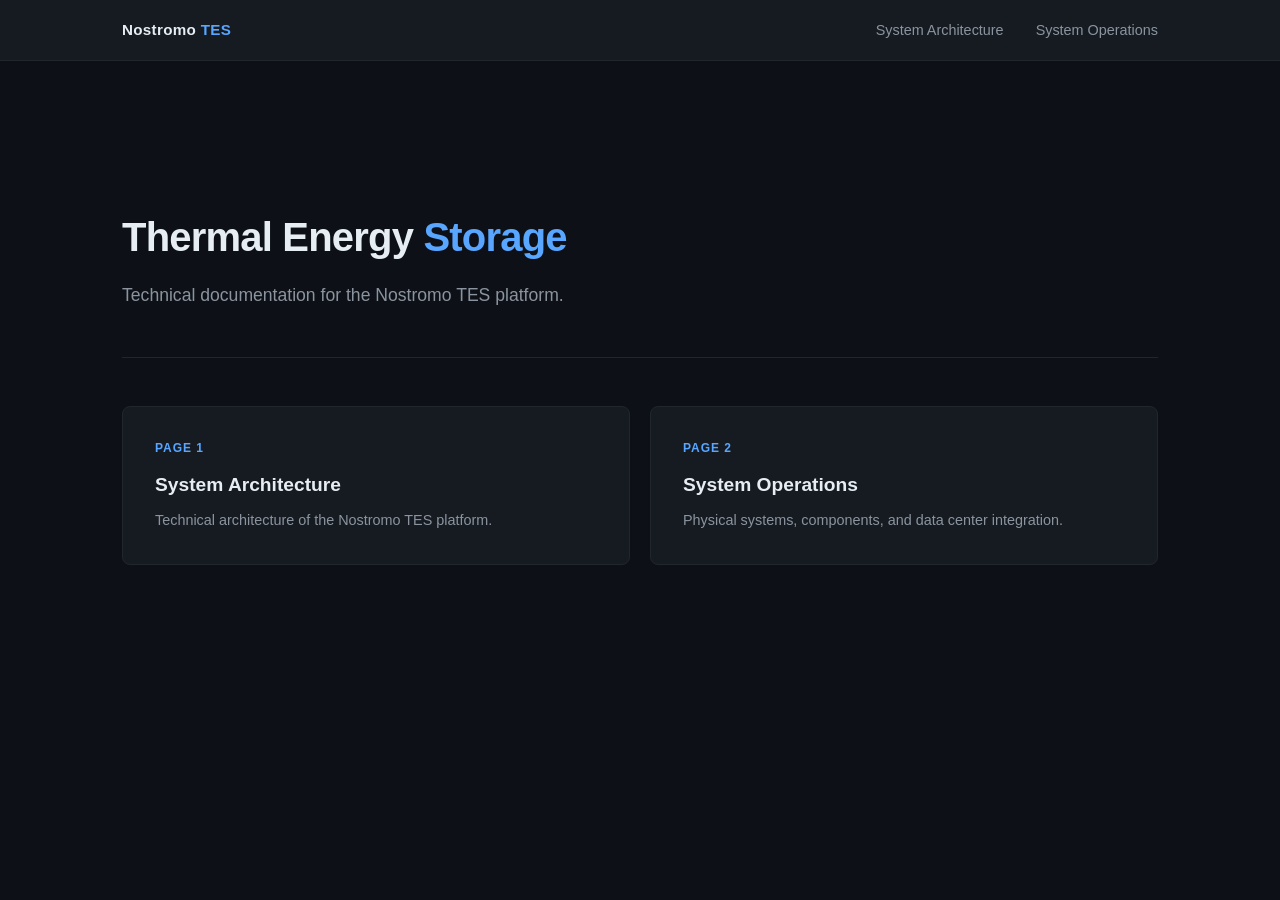
<file: index.html>
<!DOCTYPE html>
<html lang="en">
<head>
  <meta charset="UTF-8">
  <meta name="viewport" content="width=device-width, initial-scale=1.0">
  <title>Nostromo Thermal Energy Storage</title>
  <link rel="stylesheet" href="styles.css">
</head>
<body>
  <header>
    <nav>
      <a class="nav-brand" href="index.html">Nostromo <span>TES</span></a>
      <ul class="nav-links">
        <li><a href="architecture.html">System Architecture</a></li>
        <li><a href="operations.html">System Operations</a></li>
      </ul>
    </nav>
  </header>

  <main>
    <div class="hero">
      <h1>Thermal Energy <span>Storage</span></h1>
      <p>Technical documentation for the Nostromo TES platform.</p>
    </div>

    <div class="cards">
      <a class="card" href="architecture.html">
        <div class="card-label">Page 1</div>
        <h2>System Architecture</h2>
        <p>Technical architecture of the Nostromo TES platform.</p>
      </a>
      <a class="card" href="operations.html">
        <div class="card-label">Page 2</div>
        <h2>System Operations</h2>
        <p>Physical systems, components, and data center integration.</p>
      </a>
    </div>
  </main>
</body>
</html>
</file>
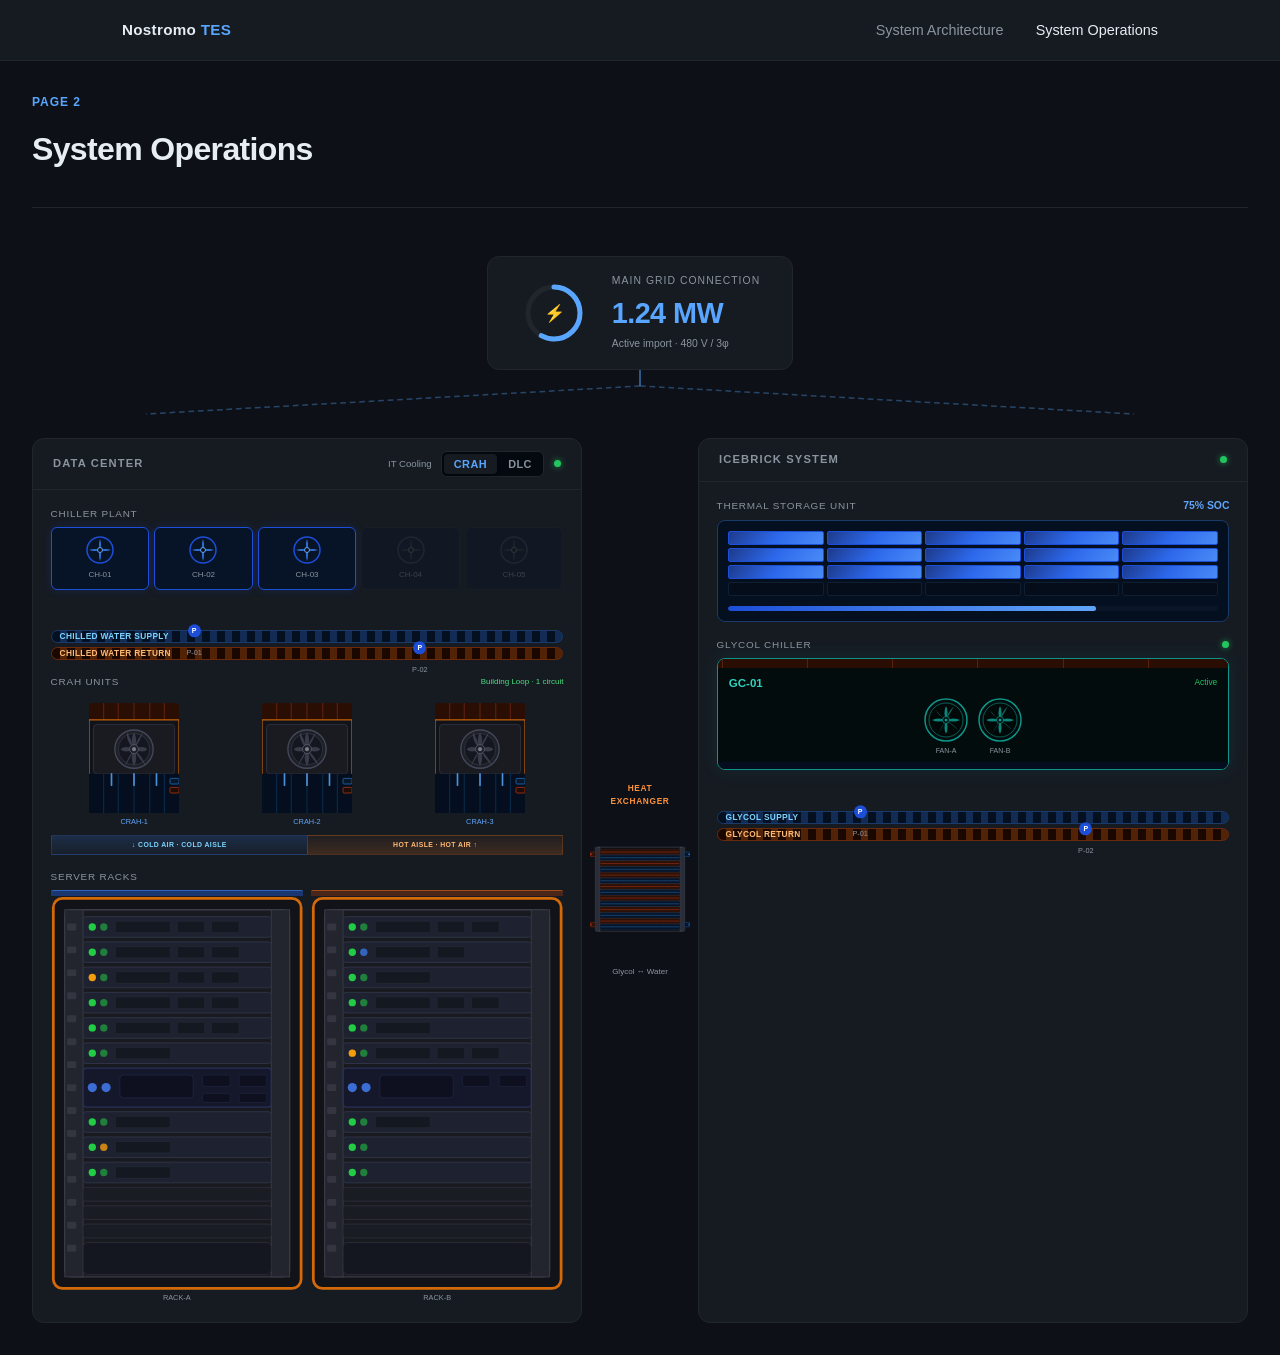
<file: operations.html>
<!DOCTYPE html>
<html lang="en">
<head>
  <meta charset="UTF-8">
  <meta name="viewport" content="width=device-width, initial-scale=1.0">
  <title>System Operations – Nostromo TES</title>
  <link rel="stylesheet" href="styles.css">
  <style>
    main { max-width: 1280px; padding: 2rem; }
    .ops-page { display: flex; flex-direction: column; gap: 1.5rem; }

    /* grid meter */
    .grid-section { display: flex; flex-direction: column; align-items: center; }
    .grid-meter-card { background: var(--surface); border: 1px solid var(--border); border-radius: 12px; padding: 1rem 2rem; display: flex; align-items: center; gap: 1.5rem; }
    .meter-title { font-size: 0.65rem; text-transform: uppercase; letter-spacing: 0.1em; color: var(--text-muted); }
    .meter-value { font-size: 1.8rem; font-weight: 700; color: var(--accent); letter-spacing: -0.02em; font-variant-numeric: tabular-nums; }
    .meter-sub { font-size: 0.65rem; color: var(--text-muted); }
    .wire-svg { width: 100%; max-width: 1280px; height: 44px; display: block; overflow: visible; }

    /* layout */
    .systems-row { display: grid; grid-template-columns: 1fr 116px 1fr; align-items: stretch; }
    .sys-panel { background: var(--surface); border: 1px solid var(--border); border-radius: 12px; overflow: visible; display: flex; flex-direction: column; }
    .sys-panel-header { padding: 0.75rem 1.25rem; border-bottom: 1px solid var(--border); border-radius: 12px 12px 0 0; font-size: 0.7rem; font-weight: 700; text-transform: uppercase; letter-spacing: 0.1em; color: var(--text-muted); display: flex; align-items: center; justify-content: space-between; gap: 0.75rem; }
    .sys-panel-body { padding: 1rem 1.1rem; display: flex; flex-direction: column; gap: 0.9rem; flex: 1; }
    .comp-head { display: flex; align-items: center; justify-content: space-between; margin-bottom: 0.35rem; }
    .comp-title { font-size: 0.62rem; text-transform: uppercase; letter-spacing: 0.08em; color: var(--text-muted); }

    /* dot */
    .dot { width: 7px; height: 7px; border-radius: 50%; flex-shrink: 0; }
    .dot.on { background: #22c55e; box-shadow: 0 0 6px rgba(34,197,94,0.7); animation: dot-pulse 2s ease-in-out infinite; }
    .dot.off { background: #374151; }
    @keyframes dot-pulse { 0%,100% { box-shadow: 0 0 5px rgba(34,197,94,0.5); } 50% { box-shadow: 0 0 12px rgba(34,197,94,1); } }

    /* pipes */
    .pipes { display: flex; flex-direction: column; gap: 4px; position: relative; z-index: 0; }
    .pipe { height: 13px; border-radius: 7px; display: flex; align-items: center; position: relative; overflow: hidden; }
    .pipe-tag { position: relative; z-index: 1; font-size: 0.52rem; letter-spacing: 0.04em; padding: 0 8px; font-weight: 600; text-transform: uppercase; }
    .pipe-flow { position: absolute; inset: 0; background-size: 30px 100%; animation: pipe-scroll 1.6s linear infinite; }
    .pipe.cold { background: #040f1f; border: 1px solid #1a3a6a; }
    .pipe.cold .pipe-tag { color: #7dd3fc; }
    .pipe.cold .pipe-flow { background-image: repeating-linear-gradient(90deg, transparent 0, transparent 8px, rgba(59,130,246,0.25) 8px, rgba(59,130,246,0.25) 15px); }
    .pipe.warm { background: #1a0800; border: 1px solid #6b2a0a; }
    .pipe.warm .pipe-tag { color: #fdba74; }
    .pipe.warm .pipe-flow { background-image: repeating-linear-gradient(90deg, transparent 0, transparent 8px, rgba(249,115,22,0.25) 8px, rgba(249,115,22,0.25) 15px); animation-direction: reverse; }
    @keyframes pipe-scroll { from { background-position: 0 0; } to { background-position: 30px 0; } }

    /* pipe canvas — pumps sit on top of pipes */
    .pipe-canvas { position: relative; padding-top: 26px; }
    .pump-on-pipe { position: absolute; z-index: 3; transform: translate(-50%,-50%); display: flex; flex-direction: column; align-items: center; gap: 2px; pointer-events: none; }
    /* cold pipe center = 26px padding + 6.5px half-pipe = 32.5px */
    .pump-cold { top: 32px; left: 28%; }
    /* warm pipe center = 26 + 13 + 4 + 6.5 = 49.5px */
    .pump-warm { top: 49px; left: 72%; }
    .pump-visual { width: 32px; height: 32px; position: relative; display: flex; align-items: center; justify-content: center; }
    .pump-ring { position: absolute; width: 100%; height: 100%; border-radius: 50%; border: 1.5px solid #3b82f6; animation: pump-expand 1.8s ease-out infinite; opacity: 0; }
    .pump-ring:nth-child(2) { animation-delay: 0.6s; }
    .pump-ring:nth-child(3) { animation-delay: 1.2s; }
    @keyframes pump-expand { 0% { transform: scale(0.25); opacity: 0.75; } 100% { transform: scale(1.5); opacity: 0; } }
    .pump-core { width: 13px; height: 13px; background: #1d4ed8; border-radius: 50%; display: flex; align-items: center; justify-content: center; font-size: 0.44rem; font-weight: 700; color: white; position: relative; z-index: 1; }
    .pump-lbl { font-size: 0.46rem; color: var(--text-muted); line-height: 1; }

    /* spin */
    @keyframes spin { to { transform: rotate(360deg); } }
    .fan-g { transform-box: fill-box; transform-origin: center; }
    .dc-chiller.on .fan-g { animation: spin 1.1s linear infinite; }

    /* DC chiller plant */
    .chiller-plant { display: flex; gap: 0.3rem; }
    .dc-chiller { flex: 1; background: #071428; border: 1px solid #21262d; border-radius: 6px; padding: 0.4rem 0.15rem; display: flex; flex-direction: column; align-items: center; gap: 0.3rem; }
    .dc-chiller.on { border-color: #1d4ed8; box-shadow: 0 0 8px rgba(29,78,216,0.2); }
    .dc-chiller.off { opacity: 0.3; }
    .dc-chiller-id { font-size: 0.5rem; color: var(--text-muted); }

    /* glycol chiller — teal, 2 fans, mirrors DC chiller style */
    .glycol-chiller { border-radius: 8px; overflow: hidden; border: 1px solid #0f766e; background: #020c0c; }
    .glycol-chiller.on { border-color: #0d9488; box-shadow: 0 0 18px rgba(13,148,136,0.12); }
    .gc-intake { background: #2a0e04; height: 9px; display: flex; align-items: stretch; gap: 9px; padding: 0 4px; }
    .gc-intake-vent { flex: 1; border-left: 1px solid #5a2010; }
    .gc-body { padding: 0.35rem 0.7rem 0.4rem; display: flex; flex-direction: column; gap: 0.3rem; background: #020c0c; }
    .gc-header { display: flex; align-items: center; justify-content: space-between; }
    .gc-name { font-size: 0.72rem; font-weight: 600; color: #2dd4bf; }
    .gc-status-txt { font-size: 0.52rem; color: #22c55e; }
    .gc-fans { display: flex; gap: 0.5rem; justify-content: center; }
    .gc-fan-unit { display: flex; flex-direction: column; align-items: center; gap: 0.12rem; }
    .gc-fan-lbl { font-size: 0.44rem; color: var(--text-muted); }
    .teal-fan-g { transform-box: fill-box; transform-origin: center; animation: spin 1.4s linear infinite; }
    .gc-exhaust { background: #040e1e; height: 7px; }

    /* IT cooling toggle */
    .mode-toggle { display: flex; background: #04080f; border: 1px solid var(--border); border-radius: 6px; padding: 2px; gap: 2px; }
    .mode-btn { padding: 0.25rem 0.6rem; border: none; border-radius: 4px; background: transparent; color: var(--text-muted); font-size: 0.68rem; font-weight: 700; cursor: pointer; letter-spacing: 0.04em; transition: all 0.18s; font-family: inherit; white-space: nowrap; }
    .mode-btn.active { background: var(--surface); color: var(--accent); box-shadow: 0 1px 3px rgba(0,0,0,0.5); }

    /* mode views */
    .mode-view { display: none; flex-direction: column; gap: 0.45rem; }
    .mode-view.show { display: flex; }

    /* CRAH units */
    .crah-fan-g { transform-box: fill-box; transform-origin: center; animation: spin 1.6s linear infinite; }
    .crah-units-row { display: flex; gap: 0.35rem; }
    .crah-unit-wrap { flex: 1; display: flex; flex-direction: column; align-items: center; gap: 0.15rem; }
    .crah-lbl { font-size: 0.46rem; color: #60a5fa; }
    @keyframes cold-drop { 0%{opacity:0;transform:translateY(-2px)} 40%{opacity:.8} 100%{opacity:0;transform:translateY(12px)} }
    .cd1{animation:cold-drop 1.4s ease-in infinite}
    .cd2{animation:cold-drop 1.4s ease-in infinite .32s}
    .cd3{animation:cold-drop 1.4s ease-in infinite .64s}

    /* airflow connection CRAH → racks */
    .airflow-conn { display: grid; grid-template-columns: 1fr 1fr; height: 20px; }
    .af-cold { background: linear-gradient(180deg, rgba(59,130,246,0.18) 0%, rgba(59,130,246,0.04) 100%); border: 1px solid rgba(59,130,246,0.22); border-right: none; display: flex; align-items: center; justify-content: center; }
    .af-hot  { background: linear-gradient(0deg, rgba(249,115,22,0.18) 0%, rgba(249,115,22,0.04) 100%); border: 1px solid rgba(249,115,22,0.22); display: flex; align-items: center; justify-content: center; }
    .af-lbl { font-size: 0.43rem; font-weight: 700; text-transform: uppercase; letter-spacing: 0.06em; }
    .af-cold .af-lbl { color: #7dd3fc; }
    .af-hot  .af-lbl { color: #fdba74; }

    /* DLC view */
    .fr { stroke-dasharray:5 4; animation:fr-a .9s linear infinite; }
    .fl { stroke-dasharray:5 4; animation:fl-a .9s linear infinite; }
    @keyframes fr-a { to{stroke-dashoffset:-18} }
    @keyframes fl-a { to{stroke-dashoffset:18} }
    .imp-g { transform-box: fill-box; transform-origin: center; animation: spin 1.3s linear infinite; }
    .bldg-badge { background: #0d1a0d; border: 1px solid #166534; border-radius: 5px; padding: 0.25rem 0.45rem; font-size: 0.52rem; font-weight: 600; color: #4ade80; white-space: nowrap; text-align: center; line-height: 1.4; }
    .dlc-row { display: flex; align-items: center; gap: 0.3rem; }
    .chain-arr { color: var(--text-muted); font-size: 0.58rem; flex-shrink: 0; }

    /* DLC → rack pipe connection */
    .dlc-rack-conn { height: 22px; position: relative; }
    .dlc-rack-conn::before { content:''; position:absolute; left:22%; width:2px; top:0; bottom:0; background:linear-gradient(180deg,#2563eb,#3b82f6); }
    .dlc-rack-conn::after  { content:''; position:absolute; right:22%; width:2px; top:0; bottom:0; background:linear-gradient(180deg,#ea580c,#f97316); }

    /* rack connection tops */
    .rack-tops { display: flex; gap: 0.5rem; margin-bottom: 0; }
    .rack-top-seg { flex: 1; height: 6px; border-radius: 2px 2px 0 0; }
    .rtop-crah-cold { background:rgba(37,99,235,0.4); border-top:1.5px solid rgba(59,130,246,0.6); }
    .rtop-crah-hot  { background:rgba(194,65,12,0.3);  border-top:1.5px solid rgba(249,115,22,0.5); }
    .rtop-dlc { background:linear-gradient(90deg,transparent 19%,rgba(37,99,235,0.6) 20%,rgba(37,99,235,0.6) 22%,transparent 22%,transparent 78%,rgba(234,88,12,0.6) 78%,rgba(234,88,12,0.6) 80%,transparent 80%); border-top:1px solid rgba(37,99,235,0.3); }

    /* rack LEDs */
    @keyframes lb { 0%,100%{opacity:1} 50%{opacity:.1} }
    .l1{animation:lb 1.1s ease-in-out infinite}
    .l2{animation:lb 1.1s ease-in-out infinite .28s}
    .l3{animation:lb 1.1s ease-in-out infinite .56s}
    .l4{animation:lb 1.1s ease-in-out infinite .14s}
    .l5{animation:lb 1.1s ease-in-out infinite .42s}
    .l6{animation:lb 1.1s ease-in-out infinite .7s}
    .racks-row { display: flex; gap: 0.5rem; }
    .rack-wrap { flex: 1; display: flex; flex-direction: column; }
    .rack-lbl { font-size: 0.46rem; color: var(--text-muted); text-align: center; padding: 1px 0 2px; }

    /* TSU */
    .tsu-soc-pct { font-size: 0.65rem; color: #60a5fa; font-variant-numeric: tabular-nums; font-weight: 600; }
    .tsu-box { background: #040f1f; border: 1px solid #1a3a6a; border-radius: 8px; padding: 0.65rem; display: flex; flex-direction: column; gap: 0.6rem; }
    .tsu-mods { display: grid; grid-template-columns: repeat(5, 1fr); gap: 3px; }
    .tsu-m { height: 14px; border-radius: 2px; border: 1px solid; position: relative; overflow: hidden; }
    .tsu-m.ch { background: linear-gradient(135deg, #1e3a8a 0%, #2563eb 50%, #3b82f6 100%); border-color: #1d4ed8; }
    .tsu-m.ch::after { content: ''; position: absolute; inset: 0; background: linear-gradient(90deg, transparent 0%, rgba(255,255,255,0.07) 50%, transparent 100%); background-size: 200% 100%; animation: ice-sheen 5s ease-in-out infinite; animation-delay: var(--d, 0s); }
    .tsu-m.em { background: #060d1a; border-color: #111e30; }
    @keyframes ice-sheen { 0%,60%,100% { background-position: -100% 0; } 30% { background-position: 200% 0; } }
    .tsu-soc-track { height: 5px; background: #0a1628; border-radius: 3px; overflow: hidden; }
    .tsu-soc-fill { height: 100%; background: linear-gradient(90deg, #1d4ed8, #60a5fa); border-radius: 3px; }

    /* center HX */
    .center-col { display: flex; flex-direction: column; align-items: center; justify-content: center; padding: 0.5rem 0; }
    .hx-label { font-size: 0.52rem; text-transform: uppercase; letter-spacing: 0.08em; color: #fb923c; font-weight: 700; text-align: center; margin-bottom: 0.3rem; }
    @keyframes hx-r { to { stroke-dashoffset: -20; } }
    @keyframes hx-l { to { stroke-dashoffset: 20; } }
    .hr { stroke-dasharray: 6 4; animation: hx-r 0.75s linear infinite; }
    .hl { stroke-dasharray: 6 4; animation: hx-l 0.75s linear infinite; }
  </style>
</head>
<body>
  <header>
    <nav>
      <a class="nav-brand" href="index.html">Nostromo <span>TES</span></a>
      <ul class="nav-links">
        <li><a href="architecture.html">System Architecture</a></li>
        <li><a href="operations.html" class="active">System Operations</a></li>
      </ul>
    </nav>
  </header>

  <main>
    <div class="page-header">
      <div class="label">Page 2</div>
      <h1>System Operations</h1>
    </div>

    <div class="ops-page">

      <!-- ── Grid Meter ─────────────────────────────── -->
      <div class="grid-section">
        <div class="grid-meter-card">
          <svg width="68" height="68" viewBox="0 0 68 68">
            <circle cx="34" cy="34" r="26" fill="none" stroke="#21262d" stroke-width="5"/>
            <circle cx="34" cy="34" r="26" fill="none" stroke="#58a6ff" stroke-width="5"
              stroke-dasharray="120 163" stroke-linecap="round" transform="rotate(-90 34 34)">
              <animate attributeName="stroke-dasharray" values="0 163;120 163" dur="1.8s" fill="freeze"/>
            </circle>
            <text x="34" y="40" text-anchor="middle" fill="#58a6ff" font-size="17">⚡</text>
          </svg>
          <div>
            <div class="meter-title">Main Grid Connection</div>
            <div class="meter-value" id="meterVal">1.24 MW</div>
            <div class="meter-sub">Active import · 480 V / 3φ</div>
          </div>
        </div>
        <svg class="wire-svg" viewBox="0 0 1280 44" preserveAspectRatio="none">
          <line x1="640" y1="0" x2="640" y2="16" stroke="#58a6ff" stroke-width="2" opacity="0.5"/>
          <line x1="640" y1="16" x2="120"  y2="44" stroke="#58a6ff" stroke-width="1.5" stroke-dasharray="6,4" opacity="0.35"/>
          <line x1="640" y1="16" x2="1160" y2="44" stroke="#58a6ff" stroke-width="1.5" stroke-dasharray="6,4" opacity="0.35"/>
        </svg>
      </div>

      <!-- ── Systems Row ─────────────────────────────── -->
      <div class="systems-row">

        <!-- ══ LEFT: Data Center ══════════════════════ -->
        <div class="sys-panel">
          <div class="sys-panel-header">
            Data Center
            <div style="display:flex;align-items:center;gap:0.6rem">
              <span style="font-size:0.6rem;font-weight:400;color:var(--text-muted);text-transform:none;letter-spacing:0">IT Cooling</span>
              <div class="mode-toggle">
                <button class="mode-btn active" onclick="setMode('crah',event)">CRAH</button>
                <button class="mode-btn" onclick="setMode('dlc',event)">DLC</button>
              </div>
              <span class="dot on"></span>
            </div>
          </div>
          <div class="sys-panel-body">

            <!-- Chiller Plant -->
            <div>
              <div class="comp-head"><span class="comp-title">Chiller Plant</span></div>
              <div class="chiller-plant">
                <div class="dc-chiller on">
                  <svg width="30" height="30" viewBox="0 0 30 30"><circle cx="15" cy="15" r="13" fill="#071428" stroke="#1d4ed8" stroke-width="1.5"/><g class="fan-g"><path d="M15 4 Q17 10 15 15 Q13 10 15 4" fill="#3b82f6" opacity=".85"/><path d="M26 15 Q20 17 15 15 Q20 13 26 15" fill="#3b82f6" opacity=".85"/><path d="M15 26 Q13 20 15 15 Q17 20 15 26" fill="#3b82f6" opacity=".85"/><path d="M4 15 Q10 13 15 15 Q10 17 4 15" fill="#3b82f6" opacity=".85"/></g><circle cx="15" cy="15" r="2.5" fill="#0d1117" stroke="#60a5fa" stroke-width="1"/></svg>
                  <span class="dc-chiller-id">CH-01</span>
                </div>
                <div class="dc-chiller on">
                  <svg width="30" height="30" viewBox="0 0 30 30"><circle cx="15" cy="15" r="13" fill="#071428" stroke="#1d4ed8" stroke-width="1.5"/><g class="fan-g"><path d="M15 4 Q17 10 15 15 Q13 10 15 4" fill="#3b82f6" opacity=".85"/><path d="M26 15 Q20 17 15 15 Q20 13 26 15" fill="#3b82f6" opacity=".85"/><path d="M15 26 Q13 20 15 15 Q17 20 15 26" fill="#3b82f6" opacity=".85"/><path d="M4 15 Q10 13 15 15 Q10 17 4 15" fill="#3b82f6" opacity=".85"/></g><circle cx="15" cy="15" r="2.5" fill="#0d1117" stroke="#60a5fa" stroke-width="1"/></svg>
                  <span class="dc-chiller-id">CH-02</span>
                </div>
                <div class="dc-chiller on">
                  <svg width="30" height="30" viewBox="0 0 30 30"><circle cx="15" cy="15" r="13" fill="#071428" stroke="#1d4ed8" stroke-width="1.5"/><g class="fan-g"><path d="M15 4 Q17 10 15 15 Q13 10 15 4" fill="#3b82f6" opacity=".85"/><path d="M26 15 Q20 17 15 15 Q20 13 26 15" fill="#3b82f6" opacity=".85"/><path d="M15 26 Q13 20 15 15 Q17 20 15 26" fill="#3b82f6" opacity=".85"/><path d="M4 15 Q10 13 15 15 Q10 17 4 15" fill="#3b82f6" opacity=".85"/></g><circle cx="15" cy="15" r="2.5" fill="#0d1117" stroke="#60a5fa" stroke-width="1"/></svg>
                  <span class="dc-chiller-id">CH-03</span>
                </div>
                <div class="dc-chiller off">
                  <svg width="30" height="30" viewBox="0 0 30 30"><circle cx="15" cy="15" r="13" fill="#071428" stroke="#374151" stroke-width="1.5"/><g><path d="M15 4 Q17 10 15 15 Q13 10 15 4" fill="#4b5563" opacity=".5"/><path d="M26 15 Q20 17 15 15 Q20 13 26 15" fill="#4b5563" opacity=".5"/><path d="M15 26 Q13 20 15 15 Q17 20 15 26" fill="#4b5563" opacity=".5"/><path d="M4 15 Q10 13 15 15 Q10 17 4 15" fill="#4b5563" opacity=".5"/></g><circle cx="15" cy="15" r="2.5" fill="#0d1117" stroke="#6b7280" stroke-width="1"/></svg>
                  <span class="dc-chiller-id">CH-04</span>
                </div>
                <div class="dc-chiller off">
                  <svg width="30" height="30" viewBox="0 0 30 30"><circle cx="15" cy="15" r="13" fill="#071428" stroke="#374151" stroke-width="1.5"/><g><path d="M15 4 Q17 10 15 15 Q13 10 15 4" fill="#4b5563" opacity=".5"/><path d="M26 15 Q20 17 15 15 Q20 13 26 15" fill="#4b5563" opacity=".5"/><path d="M15 26 Q13 20 15 15 Q17 20 15 26" fill="#4b5563" opacity=".5"/><path d="M4 15 Q10 13 15 15 Q10 17 4 15" fill="#4b5563" opacity=".5"/></g><circle cx="15" cy="15" r="2.5" fill="#0d1117" stroke="#6b7280" stroke-width="1"/></svg>
                  <span class="dc-chiller-id">CH-05</span>
                </div>
              </div>
            </div>

            <!-- DC pipes with pumps on top -->
            <div class="pipe-canvas">
              <div class="pump-on-pipe pump-cold">
                <div class="pump-visual"><div class="pump-ring"></div><div class="pump-ring"></div><div class="pump-ring"></div><div class="pump-core">P</div></div>
                <span class="pump-lbl">P-01</span>
              </div>
              <div class="pump-on-pipe pump-warm">
                <div class="pump-visual"><div class="pump-ring"></div><div class="pump-ring"></div><div class="pump-ring"></div><div class="pump-core">P</div></div>
                <span class="pump-lbl">P-02</span>
              </div>
              <div class="pipes">
                <div class="pipe cold"><div class="pipe-flow"></div><span class="pipe-tag">Chilled Water Supply</span></div>
                <div class="pipe warm"><div class="pipe-flow"></div><span class="pipe-tag">Chilled Water Return</span></div>
              </div>
            </div>

            <!-- ── CRAH view ── -->
            <div class="mode-view show" id="view-crah">
              <div class="comp-head"><span class="comp-title">CRAH Units</span><span style="font-size:0.5rem;color:#4ade80">Building Loop · 1 circuit</span></div>
              <div class="crah-units-row">
                <!-- CRAH-1 -->
                <div class="crah-unit-wrap">
                  <svg width="100%" viewBox="0 0 80 98" style="max-width:90px">
                    <!-- hot air intake top -->
                    <rect x="0" y="0" width="80" height="16" rx="3" fill="#2a0e04"/>
                    <line x1="13" y1="0" x2="13" y2="16" stroke="#5a2010" stroke-width="1"/>
                    <line x1="26" y1="0" x2="26" y2="16" stroke="#5a2010" stroke-width="1"/>
                    <line x1="40" y1="0" x2="40" y2="16" stroke="#5a2010" stroke-width="1"/>
                    <line x1="54" y1="0" x2="54" y2="16" stroke="#5a2010" stroke-width="1"/>
                    <line x1="67" y1="0" x2="67" y2="16" stroke="#5a2010" stroke-width="1"/>
                    <!-- card body -->
                    <rect x="0" y="15" width="80" height="83" rx="0 0 3 3" fill="#111318" stroke="#d4690a" stroke-width="1"/>
                    <!-- fan section -->
                    <rect x="4" y="19" width="72" height="44" rx="3" fill="#191b21" stroke="#2e3040" stroke-width="0.8"/>
                    <!-- fan -->
                    <circle cx="40" cy="41" r="17" fill="#1e2028" stroke="#44485a" stroke-width="1.2"/>
                    <circle cx="40" cy="41" r="14" fill="#141620" stroke="#30333e" stroke-width="0.8"/>
                    <g class="crah-fan-g">
                      <path d="M40 41 Q44 33 40 26 Q36 33 40 41Z" fill="#3c404e" opacity=".9"/>
                      <path d="M40 41 Q48 37 52 41 Q48 45 40 41Z" fill="#3c404e" opacity=".9"/>
                      <path d="M40 41 Q36 49 40 56 Q44 49 40 41Z" fill="#3c404e" opacity=".9"/>
                      <path d="M40 41 Q32 45 28 41 Q32 37 40 41Z" fill="#3c404e" opacity=".9"/>
                      <path d="M40 41 Q46 33 48 26 Q42 33 40 41Z" fill="#4c5060" opacity=".65"/>
                      <path d="M40 41 Q48 48 50 55 Q43 48 40 41Z" fill="#4c5060" opacity=".65"/>
                      <path d="M40 41 Q34 49 32 56 Q37 49 40 41Z" fill="#4c5060" opacity=".65"/>
                      <path d="M40 41 Q32 33 34 26 Q38 33 40 41Z" fill="#4c5060" opacity=".65"/>
                    </g>
                    <circle cx="40" cy="41" r="4" fill="#1e2028" stroke="#555a6a" stroke-width="0.8"/>
                    <circle cx="40" cy="41" r="1.8" fill="#777a8a"/>
                    <!-- cold air output -->
                    <rect x="0" y="63" width="80" height="35" fill="#040e1e"/>
                    <line x1="13" y1="63" x2="13" y2="98" stroke="#0a2a4a" stroke-width="1"/>
                    <line x1="26" y1="63" x2="26" y2="98" stroke="#0a2a4a" stroke-width="1"/>
                    <line x1="40" y1="63" x2="40" y2="98" stroke="#0a2a4a" stroke-width="1"/>
                    <line x1="54" y1="63" x2="54" y2="98" stroke="#0a2a4a" stroke-width="1"/>
                    <line x1="67" y1="63" x2="67" y2="98" stroke="#0a2a4a" stroke-width="1"/>
                    <!-- cold drops -->
                    <g class="cd1"><line x1="20" y1="63" x2="20" y2="73" stroke="#4a90d8" stroke-width="1.5" stroke-linecap="round"/></g>
                    <g class="cd2"><line x1="40" y1="63" x2="40" y2="73" stroke="#5090d8" stroke-width="1.5" stroke-linecap="round"/></g>
                    <g class="cd3"><line x1="60" y1="63" x2="60" y2="73" stroke="#4a90d8" stroke-width="1.5" stroke-linecap="round"/></g>
                    <!-- water stubs right -->
                    <rect x="72" y="67" width="8" height="5" rx="1" fill="#081828" stroke="#2060a8" stroke-width="0.8"/>
                    <rect x="72" y="75" width="8" height="5" rx="1" fill="#1e0c06" stroke="#a03010" stroke-width="0.8"/>
                  </svg>
                  <span class="crah-lbl">CRAH-1</span>
                </div>
                <!-- CRAH-2 -->
                <div class="crah-unit-wrap">
                  <svg width="100%" viewBox="0 0 80 98" style="max-width:90px">
                    <rect x="0" y="0" width="80" height="16" rx="3" fill="#2a0e04"/>
                    <line x1="13" y1="0" x2="13" y2="16" stroke="#5a2010" stroke-width="1"/>
                    <line x1="26" y1="0" x2="26" y2="16" stroke="#5a2010" stroke-width="1"/>
                    <line x1="40" y1="0" x2="40" y2="16" stroke="#5a2010" stroke-width="1"/>
                    <line x1="54" y1="0" x2="54" y2="16" stroke="#5a2010" stroke-width="1"/>
                    <line x1="67" y1="0" x2="67" y2="16" stroke="#5a2010" stroke-width="1"/>
                    <rect x="0" y="15" width="80" height="83" rx="0 0 3 3" fill="#111318" stroke="#d4690a" stroke-width="1"/>
                    <rect x="4" y="19" width="72" height="44" rx="3" fill="#191b21" stroke="#2e3040" stroke-width="0.8"/>
                    <circle cx="40" cy="41" r="17" fill="#1e2028" stroke="#44485a" stroke-width="1.2"/>
                    <circle cx="40" cy="41" r="14" fill="#141620" stroke="#30333e" stroke-width="0.8"/>
                    <g class="crah-fan-g" style="animation-delay:0.4s">
                      <path d="M40 41 Q44 33 40 26 Q36 33 40 41Z" fill="#3c404e" opacity=".9"/>
                      <path d="M40 41 Q48 37 52 41 Q48 45 40 41Z" fill="#3c404e" opacity=".9"/>
                      <path d="M40 41 Q36 49 40 56 Q44 49 40 41Z" fill="#3c404e" opacity=".9"/>
                      <path d="M40 41 Q32 45 28 41 Q32 37 40 41Z" fill="#3c404e" opacity=".9"/>
                      <path d="M40 41 Q46 33 48 26 Q42 33 40 41Z" fill="#4c5060" opacity=".65"/>
                      <path d="M40 41 Q48 48 50 55 Q43 48 40 41Z" fill="#4c5060" opacity=".65"/>
                      <path d="M40 41 Q34 49 32 56 Q37 49 40 41Z" fill="#4c5060" opacity=".65"/>
                      <path d="M40 41 Q32 33 34 26 Q38 33 40 41Z" fill="#4c5060" opacity=".65"/>
                    </g>
                    <circle cx="40" cy="41" r="4" fill="#1e2028" stroke="#555a6a" stroke-width="0.8"/>
                    <circle cx="40" cy="41" r="1.8" fill="#777a8a"/>
                    <rect x="0" y="63" width="80" height="35" fill="#040e1e"/>
                    <line x1="13" y1="63" x2="13" y2="98" stroke="#0a2a4a" stroke-width="1"/>
                    <line x1="26" y1="63" x2="26" y2="98" stroke="#0a2a4a" stroke-width="1"/>
                    <line x1="40" y1="63" x2="40" y2="98" stroke="#0a2a4a" stroke-width="1"/>
                    <line x1="54" y1="63" x2="54" y2="98" stroke="#0a2a4a" stroke-width="1"/>
                    <line x1="67" y1="63" x2="67" y2="98" stroke="#0a2a4a" stroke-width="1"/>
                    <g class="cd2"><line x1="20" y1="63" x2="20" y2="73" stroke="#4a90d8" stroke-width="1.5" stroke-linecap="round"/></g>
                    <g class="cd3"><line x1="40" y1="63" x2="40" y2="73" stroke="#5090d8" stroke-width="1.5" stroke-linecap="round"/></g>
                    <g class="cd1"><line x1="60" y1="63" x2="60" y2="73" stroke="#4a90d8" stroke-width="1.5" stroke-linecap="round"/></g>
                    <rect x="72" y="67" width="8" height="5" rx="1" fill="#081828" stroke="#2060a8" stroke-width="0.8"/>
                    <rect x="72" y="75" width="8" height="5" rx="1" fill="#1e0c06" stroke="#a03010" stroke-width="0.8"/>
                  </svg>
                  <span class="crah-lbl">CRAH-2</span>
                </div>
                <!-- CRAH-3 -->
                <div class="crah-unit-wrap">
                  <svg width="100%" viewBox="0 0 80 98" style="max-width:90px">
                    <rect x="0" y="0" width="80" height="16" rx="3" fill="#2a0e04"/>
                    <line x1="13" y1="0" x2="13" y2="16" stroke="#5a2010" stroke-width="1"/>
                    <line x1="26" y1="0" x2="26" y2="16" stroke="#5a2010" stroke-width="1"/>
                    <line x1="40" y1="0" x2="40" y2="16" stroke="#5a2010" stroke-width="1"/>
                    <line x1="54" y1="0" x2="54" y2="16" stroke="#5a2010" stroke-width="1"/>
                    <line x1="67" y1="0" x2="67" y2="16" stroke="#5a2010" stroke-width="1"/>
                    <rect x="0" y="15" width="80" height="83" rx="0 0 3 3" fill="#111318" stroke="#d4690a" stroke-width="1"/>
                    <rect x="4" y="19" width="72" height="44" rx="3" fill="#191b21" stroke="#2e3040" stroke-width="0.8"/>
                    <circle cx="40" cy="41" r="17" fill="#1e2028" stroke="#44485a" stroke-width="1.2"/>
                    <circle cx="40" cy="41" r="14" fill="#141620" stroke="#30333e" stroke-width="0.8"/>
                    <g class="crah-fan-g" style="animation-delay:0.8s">
                      <path d="M40 41 Q44 33 40 26 Q36 33 40 41Z" fill="#3c404e" opacity=".9"/>
                      <path d="M40 41 Q48 37 52 41 Q48 45 40 41Z" fill="#3c404e" opacity=".9"/>
                      <path d="M40 41 Q36 49 40 56 Q44 49 40 41Z" fill="#3c404e" opacity=".9"/>
                      <path d="M40 41 Q32 45 28 41 Q32 37 40 41Z" fill="#3c404e" opacity=".9"/>
                      <path d="M40 41 Q46 33 48 26 Q42 33 40 41Z" fill="#4c5060" opacity=".65"/>
                      <path d="M40 41 Q48 48 50 55 Q43 48 40 41Z" fill="#4c5060" opacity=".65"/>
                      <path d="M40 41 Q34 49 32 56 Q37 49 40 41Z" fill="#4c5060" opacity=".65"/>
                      <path d="M40 41 Q32 33 34 26 Q38 33 40 41Z" fill="#4c5060" opacity=".65"/>
                    </g>
                    <circle cx="40" cy="41" r="4" fill="#1e2028" stroke="#555a6a" stroke-width="0.8"/>
                    <circle cx="40" cy="41" r="1.8" fill="#777a8a"/>
                    <rect x="0" y="63" width="80" height="35" fill="#040e1e"/>
                    <line x1="13" y1="63" x2="13" y2="98" stroke="#0a2a4a" stroke-width="1"/>
                    <line x1="26" y1="63" x2="26" y2="98" stroke="#0a2a4a" stroke-width="1"/>
                    <line x1="40" y1="63" x2="40" y2="98" stroke="#0a2a4a" stroke-width="1"/>
                    <line x1="54" y1="63" x2="54" y2="98" stroke="#0a2a4a" stroke-width="1"/>
                    <line x1="67" y1="63" x2="67" y2="98" stroke="#0a2a4a" stroke-width="1"/>
                    <g class="cd3"><line x1="20" y1="63" x2="20" y2="73" stroke="#4a90d8" stroke-width="1.5" stroke-linecap="round"/></g>
                    <g class="cd1"><line x1="40" y1="63" x2="40" y2="73" stroke="#5090d8" stroke-width="1.5" stroke-linecap="round"/></g>
                    <g class="cd2"><line x1="60" y1="63" x2="60" y2="73" stroke="#4a90d8" stroke-width="1.5" stroke-linecap="round"/></g>
                    <rect x="72" y="67" width="8" height="5" rx="1" fill="#081828" stroke="#2060a8" stroke-width="0.8"/>
                    <rect x="72" y="75" width="8" height="5" rx="1" fill="#1e0c06" stroke="#a03010" stroke-width="0.8"/>
                  </svg>
                  <span class="crah-lbl">CRAH-3</span>
                </div>
              </div>
              <!-- airflow connects down to racks -->
              <div class="airflow-conn">
                <div class="af-cold"><span class="af-lbl">↓ Cold Air · Cold Aisle</span></div>
                <div class="af-hot"><span class="af-lbl">Hot Aisle · Hot Air ↑</span></div>
              </div>
            </div>

            <!-- ── DLC view ── -->
            <div class="mode-view" id="view-dlc">
              <div class="comp-head"><span class="comp-title">CDU · Cooling Distribution</span></div>
              <!-- CDU with spinning pump -->
              <div class="cdu-visual">
                <svg width="100%" viewBox="0 0 300 88" style="display:block">
                  <!-- housing -->
                  <rect x="0" y="0" width="300" height="88" rx="5" fill="#040f1f" stroke="#1d4ed8" stroke-width="1.2"/>
                  <!-- header bezel -->
                  <rect x="0" y="0" width="300" height="18" rx="5 5 0 0" fill="#0a1830"/>
                  <rect x="8" y="5" width="70" height="8" rx="1.5" fill="#060e1c" stroke="#112040" stroke-width="0.4"/>
                  <rect x="82" y="5" width="36" height="8" rx="1.5" fill="#060e1c" stroke="#112040" stroke-width="0.4"/>
                  <circle cx="240" cy="9" r="3" fill="#0d2a0d" stroke="#1a5a1a" stroke-width="0.6"/>
                  <circle cx="252" cy="9" r="3" fill="#0d2a0d" stroke="#1a5a1a" stroke-width="0.6"/>
                  <circle cx="264" cy="9" r="3" fill="#1a1a08" stroke="#404010" stroke-width="0.6"/>
                  <!-- supply manifold left (blue) -->
                  <rect x="8" y="22" width="14" height="60" rx="6" fill="#081428" stroke="#2060a0" stroke-width="1.2"/>
                  <line x1="8" y1="42" x2="22" y2="42" stroke="#1a4878" stroke-width="0.6"/>
                  <line x1="8" y1="56" x2="22" y2="56" stroke="#1a4878" stroke-width="0.6"/>
                  <line x1="8" y1="70" x2="22" y2="70" stroke="#1a4878" stroke-width="0.6"/>
                  <!-- return manifold right (red) -->
                  <rect x="278" y="22" width="14" height="60" rx="6" fill="#1e0c06" stroke="#a03010" stroke-width="1.2"/>
                  <line x1="278" y1="42" x2="292" y2="42" stroke="#7a2010" stroke-width="0.6"/>
                  <line x1="278" y1="56" x2="292" y2="56" stroke="#7a2010" stroke-width="0.6"/>
                  <line x1="278" y1="70" x2="292" y2="70" stroke="#7a2010" stroke-width="0.6"/>
                  <!-- flow lines manifold → pump -->
                  <line class="fr" x1="22" y1="52" x2="118" y2="52" stroke="#4a90d8" stroke-width="2" stroke-linecap="round"/>
                  <!-- flow lines pump → manifold -->
                  <line class="fl" x1="182" y1="52" x2="278" y2="52" stroke="#e05030" stroke-width="2" stroke-linecap="round"/>
                  <!-- pump housing -->
                  <circle cx="150" cy="52" r="30" fill="#1a1c24" stroke="#44485a" stroke-width="1.4"/>
                  <circle cx="150" cy="52" r="25" fill="#111318" stroke="#303548" stroke-width="0.8"/>
                  <!-- impeller -->
                  <g class="imp-g">
                    <path d="M150 52 L150 28 A24 24 0 0 1 165 34 Z" fill="#2e3240" opacity=".9"/>
                    <path d="M150 52 L165 34 A24 24 0 0 1 174 52 Z" fill="#353848" opacity=".85"/>
                    <path d="M150 52 L174 52 A24 24 0 0 1 165 70 Z" fill="#2e3240" opacity=".9"/>
                    <path d="M150 52 L165 70 A24 24 0 0 1 150 76 Z" fill="#353848" opacity=".85"/>
                    <path d="M150 52 L150 76 A24 24 0 0 1 135 70 Z" fill="#2e3240" opacity=".9"/>
                    <path d="M150 52 L135 70 A24 24 0 0 1 126 52 Z" fill="#353848" opacity=".85"/>
                    <path d="M150 52 L126 52 A24 24 0 0 1 135 34 Z" fill="#2e3240" opacity=".9"/>
                    <path d="M150 52 L135 34 A24 24 0 0 1 150 28 Z" fill="#353848" opacity=".85"/>
                  </g>
                  <circle cx="150" cy="52" r="8" fill="#1e2028" stroke="#555a6a" stroke-width="1"/>
                  <circle cx="150" cy="52" r="3.5" fill="#2e3240"/>
                  <!-- port stubs bottom: supply in / return out -->
                  <rect x="14" y="80" width="10" height="8" rx="2" fill="#081828" stroke="#2a6ab8" stroke-width="1.2"/>
                  <rect x="276" y="80" width="10" height="8" rx="2" fill="#1e0c06" stroke="#b83020" stroke-width="1.2"/>
                  <circle cx="19" cy="80" r="2.5" fill="#2060a0"/>
                  <circle cx="281" cy="80" r="2.5" fill="#a03010"/>
                </svg>
              </div>
              <!-- chain: CDU → building loop -->
              <div class="dlc-row">
                <div class="bldg-badge">Building Loop<br><span style="font-size:0.46rem;opacity:0.7;color:var(--text-muted)">2 isolated circuits</span></div>
                <span class="chain-arr">←</span>
                <div style="flex:1;background:#040f1f;border:1px solid #1d4ed8;border-radius:5px;padding:0.25rem 0.4rem;font-size:0.52rem;font-weight:700;color:#60a5fa;text-align:center">→ HX → TES</div>
              </div>
              <!-- pipe stubs going down to racks -->
              <div class="dlc-rack-conn"></div>
            </div>

            <!-- ── Racks — always visible ── -->
            <div>
              <div class="comp-head"><span class="comp-title">Server Racks</span></div>
              <!-- rack top connection strips — swapped by mode -->
              <div id="rack-tops-crah" class="rack-tops">
                <div class="rack-top-seg rtop-crah-cold"></div>
                <div class="rack-top-seg rtop-crah-hot"></div>
              </div>
              <div id="rack-tops-dlc" class="rack-tops" style="display:none">
                <div class="rack-top-seg rtop-dlc"></div>
                <div class="rack-top-seg rtop-dlc"></div>
              </div>
              <div class="racks-row">
                <!-- RACK-A -->
                <div class="rack-wrap">
                  <svg width="100%" viewBox="0 0 110 172" style="display:block">
                    <rect x="1" y="1" width="108" height="170" rx="4" fill="#111318" stroke="#d4690a" stroke-width="1.2"/>
                    <rect x="6" y="6" width="98" height="160" rx="3" fill="#181a20" stroke="#3a3d48" stroke-width="0.6"/>
                    <rect x="6" y="6" width="8" height="160" fill="#22252e" stroke="#3a3d48" stroke-width="0.4"/>
                    <rect x="96" y="6" width="8" height="160" fill="#22252e" stroke="#3a3d48" stroke-width="0.4"/>
                    <!-- rail marks -->
                    <rect x="7" y="12" width="4" height="3" rx="0.5" fill="#333640"/>
                    <rect x="7" y="22" width="4" height="3" rx="0.5" fill="#333640"/>
                    <rect x="7" y="32" width="4" height="3" rx="0.5" fill="#333640"/>
                    <rect x="7" y="42" width="4" height="3" rx="0.5" fill="#333640"/>
                    <rect x="7" y="52" width="4" height="3" rx="0.5" fill="#333640"/>
                    <rect x="7" y="62" width="4" height="3" rx="0.5" fill="#333640"/>
                    <rect x="7" y="72" width="4" height="3" rx="0.5" fill="#333640"/>
                    <rect x="7" y="82" width="4" height="3" rx="0.5" fill="#333640"/>
                    <rect x="7" y="92" width="4" height="3" rx="0.5" fill="#333640"/>
                    <rect x="7" y="102" width="4" height="3" rx="0.5" fill="#333640"/>
                    <rect x="7" y="112" width="4" height="3" rx="0.5" fill="#333640"/>
                    <rect x="7" y="122" width="4" height="3" rx="0.5" fill="#333640"/>
                    <rect x="7" y="132" width="4" height="3" rx="0.5" fill="#333640"/>
                    <rect x="7" y="142" width="4" height="3" rx="0.5" fill="#333640"/>
                    <rect x="7" y="152" width="4" height="3" rx="0.5" fill="#333640"/>
                    <!-- 1U servers -->
                    <rect x="14" y="9"  width="82" height="9" rx="1.2" fill="#1e2230" stroke="#303548" stroke-width="0.4"/>
                    <circle class="l1" cx="18" cy="13.5" r="1.6" fill="#22cc44"/>
                    <circle cx="23" cy="13.5" r="1.6" fill="#22cc44" opacity=".55"/>
                    <rect x="28" y="11" width="24" height="5" rx="0.5" fill="#141820" stroke="#252a38" stroke-width="0.3"/>
                    <rect x="55" y="11" width="12" height="5" rx="0.5" fill="#141820" stroke="#252a38" stroke-width="0.3"/>
                    <rect x="70" y="11" width="12" height="5" rx="0.5" fill="#141820" stroke="#252a38" stroke-width="0.3"/>

                    <rect x="14" y="20" width="82" height="9" rx="1.2" fill="#1e2230" stroke="#303548" stroke-width="0.4"/>
                    <circle class="l2" cx="18" cy="24.5" r="1.6" fill="#22cc44"/>
                    <circle cx="23" cy="24.5" r="1.6" fill="#22cc44" opacity=".55"/>
                    <rect x="28" y="22" width="24" height="5" rx="0.5" fill="#141820" stroke="#252a38" stroke-width="0.3"/>
                    <rect x="55" y="22" width="12" height="5" rx="0.5" fill="#141820" stroke="#252a38" stroke-width="0.3"/>
                    <rect x="70" y="22" width="12" height="5" rx="0.5" fill="#141820" stroke="#252a38" stroke-width="0.3"/>

                    <rect x="14" y="31" width="82" height="9" rx="1.2" fill="#1e2230" stroke="#303548" stroke-width="0.4"/>
                    <circle class="l3" cx="18" cy="35.5" r="1.6" fill="#f59e0b"/>
                    <circle cx="23" cy="35.5" r="1.6" fill="#22cc44" opacity=".55"/>
                    <rect x="28" y="33" width="24" height="5" rx="0.5" fill="#141820" stroke="#252a38" stroke-width="0.3"/>
                    <rect x="55" y="33" width="12" height="5" rx="0.5" fill="#141820" stroke="#252a38" stroke-width="0.3"/>
                    <rect x="70" y="33" width="12" height="5" rx="0.5" fill="#141820" stroke="#252a38" stroke-width="0.3"/>

                    <rect x="14" y="42" width="82" height="9" rx="1.2" fill="#1e2230" stroke="#303548" stroke-width="0.4"/>
                    <circle class="l4" cx="18" cy="46.5" r="1.6" fill="#22cc44"/>
                    <circle cx="23" cy="46.5" r="1.6" fill="#22cc44" opacity=".55"/>
                    <rect x="28" y="44" width="24" height="5" rx="0.5" fill="#141820" stroke="#252a38" stroke-width="0.3"/>
                    <rect x="55" y="44" width="12" height="5" rx="0.5" fill="#141820" stroke="#252a38" stroke-width="0.3"/>
                    <rect x="70" y="44" width="12" height="5" rx="0.5" fill="#141820" stroke="#252a38" stroke-width="0.3"/>

                    <rect x="14" y="53" width="82" height="9" rx="1.2" fill="#1e2230" stroke="#303548" stroke-width="0.4"/>
                    <circle class="l5" cx="18" cy="57.5" r="1.6" fill="#22cc44"/>
                    <circle cx="23" cy="57.5" r="1.6" fill="#22cc44" opacity=".55"/>
                    <rect x="28" y="55" width="24" height="5" rx="0.5" fill="#141820" stroke="#252a38" stroke-width="0.3"/>
                    <rect x="55" y="55" width="12" height="5" rx="0.5" fill="#141820" stroke="#252a38" stroke-width="0.3"/>
                    <rect x="70" y="55" width="12" height="5" rx="0.5" fill="#141820" stroke="#252a38" stroke-width="0.3"/>

                    <rect x="14" y="64" width="82" height="9" rx="1.2" fill="#1e2230" stroke="#303548" stroke-width="0.4"/>
                    <circle class="l6" cx="18" cy="68.5" r="1.6" fill="#22cc44"/>
                    <circle cx="23" cy="68.5" r="1.6" fill="#22cc44" opacity=".55"/>
                    <rect x="28" y="66" width="24" height="5" rx="0.5" fill="#141820" stroke="#252a38" stroke-width="0.3"/>

                    <!-- 2U switch -->
                    <rect x="14" y="75" width="82" height="17" rx="1.5" fill="#14182a" stroke="#2a3058" stroke-width="0.6"/>
                    <circle class="l1" cx="18" cy="83.5" r="2" fill="#3b6dd4"/>
                    <circle class="l3" cx="24" cy="83.5" r="2" fill="#3b6dd4"/>
                    <rect x="30" y="78" width="32" height="10" rx="1.5" fill="#0e1020" stroke="#202540" stroke-width="0.4"/>
                    <rect x="66" y="78" width="12" height="5" rx="0.8" fill="#0e1020" stroke="#202540" stroke-width="0.3"/>
                    <rect x="66" y="86" width="12" height="4" rx="0.8" fill="#0e1020" stroke="#202540" stroke-width="0.3"/>
                    <rect x="82" y="78" width="12" height="5" rx="0.8" fill="#0e1020" stroke="#202540" stroke-width="0.3"/>
                    <rect x="82" y="86" width="12" height="4" rx="0.8" fill="#0e1020" stroke="#202540" stroke-width="0.3"/>

                    <rect x="14" y="94"  width="82" height="9" rx="1.2" fill="#1e2230" stroke="#303548" stroke-width="0.4"/>
                    <circle class="l2" cx="18" cy="98.5" r="1.6" fill="#22cc44"/>
                    <circle cx="23" cy="98.5" r="1.6" fill="#22cc44" opacity=".55"/>
                    <rect x="28" y="96" width="24" height="5" rx="0.5" fill="#141820" stroke="#252a38" stroke-width="0.3"/>

                    <rect x="14" y="105" width="82" height="9" rx="1.2" fill="#1e2230" stroke="#303548" stroke-width="0.4"/>
                    <circle class="l4" cx="18" cy="109.5" r="1.6" fill="#22cc44"/>
                    <circle cx="23" cy="109.5" r="1.6" fill="#f59e0b" opacity=".8"/>
                    <rect x="28" y="107" width="24" height="5" rx="0.5" fill="#141820" stroke="#252a38" stroke-width="0.3"/>

                    <rect x="14" y="116" width="82" height="9" rx="1.2" fill="#1e2230" stroke="#303548" stroke-width="0.4"/>
                    <circle class="l5" cx="18" cy="120.5" r="1.6" fill="#22cc44"/>
                    <circle cx="23" cy="120.5" r="1.6" fill="#22cc44" opacity=".55"/>
                    <rect x="28" y="118" width="24" height="5" rx="0.5" fill="#141820" stroke="#252a38" stroke-width="0.3"/>

                    <!-- blank panels -->
                    <rect x="14" y="127" width="82" height="6" rx="1" fill="#1a1c24" stroke="#2a2d38" stroke-width="0.4"/>
                    <rect x="14" y="135" width="82" height="6" rx="1" fill="#1a1c24" stroke="#2a2d38" stroke-width="0.4"/>
                    <rect x="14" y="143" width="82" height="6" rx="1" fill="#1a1c24" stroke="#2a2d38" stroke-width="0.4"/>
                    <rect x="14" y="151" width="82" height="14" rx="2" fill="#141620" stroke="#2a2d38" stroke-width="0.4"/>
                  </svg>
                  <div class="rack-lbl">RACK-A</div>
                </div>
                <!-- RACK-B -->
                <div class="rack-wrap">
                  <svg width="100%" viewBox="0 0 110 172" style="display:block">
                    <rect x="1" y="1" width="108" height="170" rx="4" fill="#111318" stroke="#d4690a" stroke-width="1.2"/>
                    <rect x="6" y="6" width="98" height="160" rx="3" fill="#181a20" stroke="#3a3d48" stroke-width="0.6"/>
                    <rect x="6" y="6" width="8" height="160" fill="#22252e" stroke="#3a3d48" stroke-width="0.4"/>
                    <rect x="96" y="6" width="8" height="160" fill="#22252e" stroke="#3a3d48" stroke-width="0.4"/>
                    <rect x="7" y="12" width="4" height="3" rx="0.5" fill="#333640"/>
                    <rect x="7" y="22" width="4" height="3" rx="0.5" fill="#333640"/>
                    <rect x="7" y="32" width="4" height="3" rx="0.5" fill="#333640"/>
                    <rect x="7" y="42" width="4" height="3" rx="0.5" fill="#333640"/>
                    <rect x="7" y="52" width="4" height="3" rx="0.5" fill="#333640"/>
                    <rect x="7" y="62" width="4" height="3" rx="0.5" fill="#333640"/>
                    <rect x="7" y="72" width="4" height="3" rx="0.5" fill="#333640"/>
                    <rect x="7" y="82" width="4" height="3" rx="0.5" fill="#333640"/>
                    <rect x="7" y="92" width="4" height="3" rx="0.5" fill="#333640"/>
                    <rect x="7" y="102" width="4" height="3" rx="0.5" fill="#333640"/>
                    <rect x="7" y="112" width="4" height="3" rx="0.5" fill="#333640"/>
                    <rect x="7" y="122" width="4" height="3" rx="0.5" fill="#333640"/>
                    <rect x="7" y="132" width="4" height="3" rx="0.5" fill="#333640"/>
                    <rect x="7" y="142" width="4" height="3" rx="0.5" fill="#333640"/>
                    <rect x="7" y="152" width="4" height="3" rx="0.5" fill="#333640"/>
                    <rect x="14" y="9"  width="82" height="9" rx="1.2" fill="#1e2230" stroke="#303548" stroke-width="0.4"/>
                    <circle class="l3" cx="18" cy="13.5" r="1.6" fill="#22cc44"/>
                    <circle cx="23" cy="13.5" r="1.6" fill="#22cc44" opacity=".55"/>
                    <rect x="28" y="11" width="24" height="5" rx="0.5" fill="#141820" stroke="#252a38" stroke-width="0.3"/>
                    <rect x="55" y="11" width="12" height="5" rx="0.5" fill="#141820" stroke="#252a38" stroke-width="0.3"/>
                    <rect x="70" y="11" width="12" height="5" rx="0.5" fill="#141820" stroke="#252a38" stroke-width="0.3"/>
                    <rect x="14" y="20" width="82" height="9" rx="1.2" fill="#1e2230" stroke="#303548" stroke-width="0.4"/>
                    <circle class="l5" cx="18" cy="24.5" r="1.6" fill="#22cc44"/>
                    <circle cx="23" cy="24.5" r="1.6" fill="#3b82f6" opacity=".7"/>
                    <rect x="28" y="22" width="24" height="5" rx="0.5" fill="#141820" stroke="#252a38" stroke-width="0.3"/>
                    <rect x="55" y="22" width="12" height="5" rx="0.5" fill="#141820" stroke="#252a38" stroke-width="0.3"/>
                    <rect x="14" y="31" width="82" height="9" rx="1.2" fill="#1e2230" stroke="#303548" stroke-width="0.4"/>
                    <circle class="l1" cx="18" cy="35.5" r="1.6" fill="#22cc44"/>
                    <circle cx="23" cy="35.5" r="1.6" fill="#22cc44" opacity=".55"/>
                    <rect x="28" y="33" width="24" height="5" rx="0.5" fill="#141820" stroke="#252a38" stroke-width="0.3"/>
                    <rect x="14" y="42" width="82" height="9" rx="1.2" fill="#1e2230" stroke="#303548" stroke-width="0.4"/>
                    <circle class="l6" cx="18" cy="46.5" r="1.6" fill="#22cc44"/>
                    <circle cx="23" cy="46.5" r="1.6" fill="#22cc44" opacity=".55"/>
                    <rect x="28" y="44" width="24" height="5" rx="0.5" fill="#141820" stroke="#252a38" stroke-width="0.3"/>
                    <rect x="55" y="44" width="12" height="5" rx="0.5" fill="#141820" stroke="#252a38" stroke-width="0.3"/>
                    <rect x="70" y="44" width="12" height="5" rx="0.5" fill="#141820" stroke="#252a38" stroke-width="0.3"/>
                    <rect x="14" y="53" width="82" height="9" rx="1.2" fill="#1e2230" stroke="#303548" stroke-width="0.4"/>
                    <circle class="l2" cx="18" cy="57.5" r="1.6" fill="#22cc44"/>
                    <circle cx="23" cy="57.5" r="1.6" fill="#22cc44" opacity=".55"/>
                    <rect x="28" y="55" width="24" height="5" rx="0.5" fill="#141820" stroke="#252a38" stroke-width="0.3"/>
                    <rect x="14" y="64" width="82" height="9" rx="1.2" fill="#1e2230" stroke="#303548" stroke-width="0.4"/>
                    <circle class="l4" cx="18" cy="68.5" r="1.6" fill="#f59e0b"/>
                    <circle cx="23" cy="68.5" r="1.6" fill="#22cc44" opacity=".55"/>
                    <rect x="28" y="66" width="24" height="5" rx="0.5" fill="#141820" stroke="#252a38" stroke-width="0.3"/>
                    <rect x="55" y="66" width="12" height="5" rx="0.5" fill="#141820" stroke="#252a38" stroke-width="0.3"/>
                    <rect x="70" y="66" width="12" height="5" rx="0.5" fill="#141820" stroke="#252a38" stroke-width="0.3"/>
                    <rect x="14" y="75" width="82" height="17" rx="1.5" fill="#14182a" stroke="#2a3058" stroke-width="0.6"/>
                    <circle class="l3" cx="18" cy="83.5" r="2" fill="#3b6dd4"/>
                    <circle class="l5" cx="24" cy="83.5" r="2" fill="#3b6dd4"/>
                    <rect x="30" y="78" width="32" height="10" rx="1.5" fill="#0e1020" stroke="#202540" stroke-width="0.4"/>
                    <rect x="66" y="78" width="12" height="5" rx="0.8" fill="#0e1020" stroke="#202540" stroke-width="0.3"/>
                    <rect x="82" y="78" width="12" height="5" rx="0.8" fill="#0e1020" stroke="#202540" stroke-width="0.3"/>
                    <rect x="14" y="94"  width="82" height="9" rx="1.2" fill="#1e2230" stroke="#303548" stroke-width="0.4"/>
                    <circle class="l6" cx="18" cy="98.5" r="1.6" fill="#22cc44"/>
                    <circle cx="23" cy="98.5" r="1.6" fill="#22cc44" opacity=".55"/>
                    <rect x="28" y="96" width="24" height="5" rx="0.5" fill="#141820" stroke="#252a38" stroke-width="0.3"/>
                    <rect x="14" y="105" width="82" height="9" rx="1.2" fill="#1e2230" stroke="#303548" stroke-width="0.4"/>
                    <circle class="l1" cx="18" cy="109.5" r="1.6" fill="#22cc44"/>
                    <circle cx="23" cy="109.5" r="1.6" fill="#22cc44" opacity=".55"/>
                    <rect x="14" y="116" width="82" height="9" rx="1.2" fill="#1e2230" stroke="#303548" stroke-width="0.4"/>
                    <circle class="l2" cx="18" cy="120.5" r="1.6" fill="#22cc44"/>
                    <circle cx="23" cy="120.5" r="1.6" fill="#22cc44" opacity=".55"/>
                    <rect x="14" y="127" width="82" height="6" rx="1" fill="#1a1c24" stroke="#2a2d38" stroke-width="0.4"/>
                    <rect x="14" y="135" width="82" height="6" rx="1" fill="#1a1c24" stroke="#2a2d38" stroke-width="0.4"/>
                    <rect x="14" y="143" width="82" height="6" rx="1" fill="#1a1c24" stroke="#2a2d38" stroke-width="0.4"/>
                    <rect x="14" y="151" width="82" height="14" rx="2" fill="#141620" stroke="#2a2d38" stroke-width="0.4"/>
                  </svg>
                  <div class="rack-lbl">RACK-B</div>
                </div>
              </div>
            </div>

          </div>
        </div>

        <!-- ══ CENTER: Heat Exchanger ════════════════ -->
        <div class="center-col">
          <div class="hx-label">Heat<br>Exchanger</div>
          <svg width="100" height="148" viewBox="72 18 452 420" style="display:block">
            <!-- end plates -->
            <rect x="96" y="48" width="22" height="380" rx="4" fill="#2a2d38" stroke="#555a66" stroke-width="1.5"/>
            <rect x="478" y="48" width="22" height="380" rx="4" fill="#2a2d38" stroke="#555a66" stroke-width="1.5"/>
            <!-- tie rods -->
            <line x1="107" y1="48"  x2="489" y2="48"  stroke="#555a66" stroke-width="2"/>
            <line x1="107" y1="428" x2="489" y2="428" stroke="#555a66" stroke-width="2"/>
            <!-- port nozzles left (hot) -->
            <rect x="72" y="70"  width="26" height="20" rx="3" fill="#2e1208" stroke="#a03010" stroke-width="1.8"/>
            <rect x="72" y="388" width="26" height="20" rx="3" fill="#2e1208" stroke="#a03010" stroke-width="1.8"/>
            <!-- port nozzles right (cold) -->
            <rect x="498" y="70"  width="26" height="20" rx="3" fill="#081428" stroke="#2060a8" stroke-width="1.8"/>
            <rect x="498" y="388" width="26" height="20" rx="3" fill="#081428" stroke="#2060a8" stroke-width="1.8"/>
            <!-- port circles -->
            <circle cx="76" cy="80"  r="5" fill="#a03010"/>
            <circle cx="76" cy="398" r="5" fill="#803010"/>
            <circle cx="520" cy="80"  r="5" fill="#2060a8"/>
            <circle cx="520" cy="398" r="5" fill="#105090"/>
            <!-- plate pack (alternating hot/cold) -->
            <rect x="118" y="58"  width="360" height="24" rx="2" fill="#2a1006" stroke="#7a2810" stroke-width=".8"/><line class="hr" x1="122" y1="70"  x2="474" y2="70"  stroke="#d04020" stroke-width="2" stroke-linecap="round"/>
            <rect x="118" y="82"  width="360" height="2"  rx="1" fill="#30333e"/>
            <rect x="118" y="84"  width="360" height="24" rx="2" fill="#061428" stroke="#1a5090" stroke-width=".8"/><line class="hl" x1="474" y1="96"  x2="122" y2="96"  stroke="#3080c8" stroke-width="2" stroke-linecap="round"/>
            <rect x="118" y="108" width="360" height="2"  rx="1" fill="#30333e"/>
            <rect x="118" y="110" width="360" height="24" rx="2" fill="#2a1006" stroke="#7a2810" stroke-width=".8"/><line class="hr" x1="122" y1="122" x2="474" y2="122" stroke="#d04020" stroke-width="2" stroke-linecap="round"/>
            <rect x="118" y="134" width="360" height="2"  rx="1" fill="#30333e"/>
            <rect x="118" y="136" width="360" height="24" rx="2" fill="#061428" stroke="#1a5090" stroke-width=".8"/><line class="hl" x1="474" y1="148" x2="122" y2="148" stroke="#3080c8" stroke-width="2" stroke-linecap="round"/>
            <rect x="118" y="160" width="360" height="2"  rx="1" fill="#30333e"/>
            <rect x="118" y="162" width="360" height="24" rx="2" fill="#2a1006" stroke="#7a2810" stroke-width=".8"/><line class="hr" x1="122" y1="174" x2="474" y2="174" stroke="#d04020" stroke-width="2" stroke-linecap="round"/>
            <rect x="118" y="186" width="360" height="2"  rx="1" fill="#30333e"/>
            <rect x="118" y="188" width="360" height="24" rx="2" fill="#061428" stroke="#1a5090" stroke-width=".8"/><line class="hl" x1="474" y1="200" x2="122" y2="200" stroke="#3080c8" stroke-width="2" stroke-linecap="round"/>
            <rect x="118" y="212" width="360" height="2"  rx="1" fill="#30333e"/>
            <rect x="118" y="214" width="360" height="24" rx="2" fill="#2a1006" stroke="#7a2810" stroke-width=".8"/><line class="hr" x1="122" y1="226" x2="474" y2="226" stroke="#d04020" stroke-width="2" stroke-linecap="round"/>
            <rect x="118" y="238" width="360" height="2"  rx="1" fill="#30333e"/>
            <rect x="118" y="240" width="360" height="24" rx="2" fill="#061428" stroke="#1a5090" stroke-width=".8"/><line class="hl" x1="474" y1="252" x2="122" y2="252" stroke="#3080c8" stroke-width="2" stroke-linecap="round"/>
            <rect x="118" y="264" width="360" height="2"  rx="1" fill="#30333e"/>
            <rect x="118" y="266" width="360" height="24" rx="2" fill="#2a1006" stroke="#7a2810" stroke-width=".8"/><line class="hr" x1="122" y1="278" x2="474" y2="278" stroke="#d04020" stroke-width="2" stroke-linecap="round"/>
            <rect x="118" y="290" width="360" height="2"  rx="1" fill="#30333e"/>
            <rect x="118" y="292" width="360" height="24" rx="2" fill="#061428" stroke="#1a5090" stroke-width=".8"/><line class="hl" x1="474" y1="304" x2="122" y2="304" stroke="#3080c8" stroke-width="2" stroke-linecap="round"/>
            <rect x="118" y="316" width="360" height="2"  rx="1" fill="#30333e"/>
            <rect x="118" y="318" width="360" height="24" rx="2" fill="#2a1006" stroke="#7a2810" stroke-width=".8"/><line class="hr" x1="122" y1="330" x2="474" y2="330" stroke="#d04020" stroke-width="2" stroke-linecap="round"/>
            <rect x="118" y="342" width="360" height="2"  rx="1" fill="#30333e"/>
            <rect x="118" y="344" width="360" height="24" rx="2" fill="#061428" stroke="#1a5090" stroke-width=".8"/><line class="hl" x1="474" y1="356" x2="122" y2="356" stroke="#3080c8" stroke-width="2" stroke-linecap="round"/>
            <rect x="118" y="368" width="360" height="2"  rx="1" fill="#30333e"/>
            <rect x="118" y="370" width="360" height="24" rx="2" fill="#2a1006" stroke="#7a2810" stroke-width=".8"/><line class="hr" x1="122" y1="382" x2="474" y2="382" stroke="#d04020" stroke-width="2" stroke-linecap="round"/>
            <rect x="118" y="394" width="360" height="2"  rx="1" fill="#30333e"/>
            <rect x="118" y="396" width="360" height="24" rx="2" fill="#061428" stroke="#1a5090" stroke-width=".8"/><line class="hl" x1="474" y1="408" x2="122" y2="408" stroke="#3080c8" stroke-width="2" stroke-linecap="round"/>
          </svg>
          <div style="font-size:0.5rem;color:var(--text-muted);text-align:center;margin-top:0.3rem">Glycol ↔ Water</div>
        </div>

        <!-- ══ RIGHT: Icebrick / TES ══════════════════ -->
        <div class="sys-panel">
          <div class="sys-panel-header">
            Icebrick System
            <span class="dot on"></span>
          </div>
          <div class="sys-panel-body">

            <!-- TSU -->
            <div>
              <div class="comp-head">
                <span class="comp-title">Thermal Storage Unit</span>
                <span class="tsu-soc-pct">75% SOC</span>
              </div>
              <div class="tsu-box">
                <div class="tsu-mods">
                  <div class="tsu-m ch" style="--d:0s"></div>
                  <div class="tsu-m ch" style="--d:0.4s"></div>
                  <div class="tsu-m ch" style="--d:0.8s"></div>
                  <div class="tsu-m ch" style="--d:1.2s"></div>
                  <div class="tsu-m ch" style="--d:1.6s"></div>
                  <div class="tsu-m ch" style="--d:0.2s"></div>
                  <div class="tsu-m ch" style="--d:0.6s"></div>
                  <div class="tsu-m ch" style="--d:1.0s"></div>
                  <div class="tsu-m ch" style="--d:1.4s"></div>
                  <div class="tsu-m ch" style="--d:1.8s"></div>
                  <div class="tsu-m ch" style="--d:0.3s"></div>
                  <div class="tsu-m ch" style="--d:0.7s"></div>
                  <div class="tsu-m ch" style="--d:1.1s"></div>
                  <div class="tsu-m ch" style="--d:1.5s"></div>
                  <div class="tsu-m ch" style="--d:1.9s"></div>
                  <div class="tsu-m em"></div>
                  <div class="tsu-m em"></div>
                  <div class="tsu-m em"></div>
                  <div class="tsu-m em"></div>
                  <div class="tsu-m em"></div>
                </div>
                <div class="tsu-soc-track">
                  <div class="tsu-soc-fill" style="width:75%"></div>
                </div>
              </div>
            </div>

            <!-- Glycol Chiller — teal, 2 fans, styled like DC chillers -->
            <div>
              <div class="comp-head">
                <span class="comp-title">Glycol Chiller</span>
                <span class="dot on"></span>
              </div>
              <div class="glycol-chiller on">
                <!-- hot air intake top (like CRAH units) -->
                <div class="gc-intake">
                  <div class="gc-intake-vent"></div><div class="gc-intake-vent"></div>
                  <div class="gc-intake-vent"></div><div class="gc-intake-vent"></div>
                  <div class="gc-intake-vent"></div><div class="gc-intake-vent"></div>
                </div>
                <div class="gc-body">
                  <div class="gc-header">
                    <span class="gc-name">GC-01</span>
                    <span class="gc-status-txt">Active</span>
                  </div>
                  <!-- 2 teal fan units -->
                  <div class="gc-fans">
                    <div class="gc-fan-unit">
                      <svg width="46" height="46" viewBox="0 0 46 46">
                        <circle cx="23" cy="23" r="21" fill="#020c0c" stroke="#0d9488" stroke-width="1.5"/>
                        <circle cx="23" cy="23" r="17" fill="#010808" stroke="#0f766e" stroke-width="0.8"/>
                        <g class="teal-fan-g">
                          <path d="M23 23 Q26 15 23 9 Q20 15 23 23Z" fill="#0d9488" opacity=".9"/>
                          <path d="M23 23 Q31 20 37 23 Q31 26 23 23Z" fill="#0d9488" opacity=".9"/>
                          <path d="M23 23 Q20 31 23 37 Q26 31 23 23Z" fill="#0d9488" opacity=".9"/>
                          <path d="M23 23 Q15 26 9 23 Q15 20 23 23Z" fill="#0d9488" opacity=".9"/>
                          <path d="M23 23 Q28 15 31 9 Q24 16 23 23Z" fill="#2dd4bf" opacity=".45"/>
                          <path d="M23 23 Q31 28 35 33 Q27 26 23 23Z" fill="#2dd4bf" opacity=".45"/>
                          <path d="M23 23 Q18 31 15 37 Q20 29 23 23Z" fill="#2dd4bf" opacity=".45"/>
                          <path d="M23 23 Q15 18 13 13 Q18 20 23 23Z" fill="#2dd4bf" opacity=".45"/>
                        </g>
                        <circle cx="23" cy="23" r="3.5" fill="#010808" stroke="#0d9488" stroke-width="0.8"/>
                        <circle cx="23" cy="23" r="1.5" fill="#0d9488"/>
                      </svg>
                      <span class="gc-fan-lbl">FAN-A</span>
                    </div>
                    <div class="gc-fan-unit">
                      <svg width="46" height="46" viewBox="0 0 46 46">
                        <circle cx="23" cy="23" r="21" fill="#020c0c" stroke="#0d9488" stroke-width="1.5"/>
                        <circle cx="23" cy="23" r="17" fill="#010808" stroke="#0f766e" stroke-width="0.8"/>
                        <g class="teal-fan-g" style="animation-delay:0.35s">
                          <path d="M23 23 Q26 15 23 9 Q20 15 23 23Z" fill="#0d9488" opacity=".9"/>
                          <path d="M23 23 Q31 20 37 23 Q31 26 23 23Z" fill="#0d9488" opacity=".9"/>
                          <path d="M23 23 Q20 31 23 37 Q26 31 23 23Z" fill="#0d9488" opacity=".9"/>
                          <path d="M23 23 Q15 26 9 23 Q15 20 23 23Z" fill="#0d9488" opacity=".9"/>
                          <path d="M23 23 Q28 15 31 9 Q24 16 23 23Z" fill="#2dd4bf" opacity=".45"/>
                          <path d="M23 23 Q31 28 35 33 Q27 26 23 23Z" fill="#2dd4bf" opacity=".45"/>
                          <path d="M23 23 Q18 31 15 37 Q20 29 23 23Z" fill="#2dd4bf" opacity=".45"/>
                          <path d="M23 23 Q15 18 13 13 Q18 20 23 23Z" fill="#2dd4bf" opacity=".45"/>
                        </g>
                        <circle cx="23" cy="23" r="3.5" fill="#010808" stroke="#0d9488" stroke-width="0.8"/>
                        <circle cx="23" cy="23" r="1.5" fill="#0d9488"/>
                      </svg>
                      <span class="gc-fan-lbl">FAN-B</span>
                    </div>
                  </div>
                </div>
                <!-- cold air exhaust bottom -->
                <div class="gc-exhaust"></div>
              </div>
            </div>

            <!-- TES pipes with pumps on top -->
            <div class="pipe-canvas">
              <div class="pump-on-pipe pump-cold">
                <div class="pump-visual"><div class="pump-ring"></div><div class="pump-ring"></div><div class="pump-ring"></div><div class="pump-core">P</div></div>
                <span class="pump-lbl">P-01</span>
              </div>
              <div class="pump-on-pipe pump-warm">
                <div class="pump-visual"><div class="pump-ring"></div><div class="pump-ring"></div><div class="pump-ring"></div><div class="pump-core">P</div></div>
                <span class="pump-lbl">P-02</span>
              </div>
              <div class="pipes">
                <div class="pipe cold"><div class="pipe-flow"></div><span class="pipe-tag">Glycol Supply</span></div>
                <div class="pipe warm"><div class="pipe-flow"></div><span class="pipe-tag">Glycol Return</span></div>
              </div>
            </div>

          </div>
        </div>

      </div>
    </div>
  </main>

  <script>
    function setMode(mode, e) {
      document.querySelectorAll('.mode-btn').forEach(b => b.classList.remove('active'));
      document.querySelectorAll('.mode-view').forEach(v => v.classList.remove('show'));
      e.target.classList.add('active');
      document.getElementById('view-' + mode).classList.add('show');
      document.getElementById('rack-tops-crah').style.display = mode === 'crah' ? 'flex' : 'none';
      document.getElementById('rack-tops-dlc').style.display  = mode === 'dlc'  ? 'flex' : 'none';
    }

    (function() {
      const el = document.getElementById('meterVal');
      let v = 1.24;
      setInterval(() => {
        v += (Math.random() - 0.5) * 0.06;
        v = Math.max(0.9, Math.min(1.9, v));
        el.textContent = v.toFixed(2) + ' MW';
      }, 2200);
    })();
  </script>
</body>
</html>
</file>
<file: styles.css>
*, *::before, *::after {
  box-sizing: border-box;
  margin: 0;
  padding: 0;
}

:root {
  --bg: #0d1117;
  --surface: #161b22;
  --border: #21262d;
  --text: #e6edf3;
  --text-muted: #8b949e;
  --accent: #58a6ff;
  --accent-dim: #1f4068;
}

body {
  background: var(--bg);
  color: var(--text);
  font-family: -apple-system, BlinkMacSystemFont, "Segoe UI", Helvetica, Arial, sans-serif;
  font-size: 16px;
  line-height: 1.6;
  min-height: 100vh;
}

/* Nav */
header {
  background: var(--surface);
  border-bottom: 1px solid var(--border);
  position: sticky;
  top: 0;
  z-index: 100;
}

nav {
  max-width: 1100px;
  margin: 0 auto;
  padding: 0 2rem;
  height: 60px;
  display: flex;
  align-items: center;
  justify-content: space-between;
}

.nav-brand {
  font-size: 0.95rem;
  font-weight: 600;
  color: var(--text);
  text-decoration: none;
  letter-spacing: 0.02em;
}

.nav-brand span {
  color: var(--accent);
}

.nav-links {
  list-style: none;
  display: flex;
  gap: 2rem;
}

.nav-links a {
  color: var(--text-muted);
  text-decoration: none;
  font-size: 0.9rem;
  transition: color 0.15s;
}

.nav-links a:hover,
.nav-links a.active {
  color: var(--text);
}

/* Main content */
main {
  max-width: 1100px;
  margin: 0 auto;
  padding: 4rem 2rem;
}

/* Home page hero */
.hero {
  padding: 5rem 0 3rem;
  border-bottom: 1px solid var(--border);
  margin-bottom: 3rem;
}

.hero h1 {
  font-size: 2.5rem;
  font-weight: 700;
  letter-spacing: -0.02em;
  margin-bottom: 0.75rem;
}

.hero h1 span {
  color: var(--accent);
}

.hero p {
  color: var(--text-muted);
  font-size: 1.1rem;
  max-width: 560px;
}

.cards {
  display: grid;
  grid-template-columns: repeat(auto-fit, minmax(280px, 1fr));
  gap: 1.25rem;
}

.card {
  background: var(--surface);
  border: 1px solid var(--border);
  border-radius: 8px;
  padding: 2rem;
  text-decoration: none;
  color: inherit;
  transition: border-color 0.15s, background 0.15s;
  display: block;
}

.card:hover {
  border-color: var(--accent);
  background: var(--accent-dim);
}

.card-label {
  font-size: 0.75rem;
  font-weight: 600;
  text-transform: uppercase;
  letter-spacing: 0.08em;
  color: var(--accent);
  margin-bottom: 0.75rem;
}

.card h2 {
  font-size: 1.2rem;
  font-weight: 600;
  margin-bottom: 0.5rem;
}

.card p {
  font-size: 0.9rem;
  color: var(--text-muted);
}

/* Inner pages */
.page-header {
  padding-bottom: 2rem;
  border-bottom: 1px solid var(--border);
  margin-bottom: 3rem;
}

.page-header .label {
  font-size: 0.75rem;
  font-weight: 600;
  text-transform: uppercase;
  letter-spacing: 0.08em;
  color: var(--accent);
  margin-bottom: 0.75rem;
}

.page-header h1 {
  font-size: 2rem;
  font-weight: 700;
  letter-spacing: -0.02em;
}
</file>
